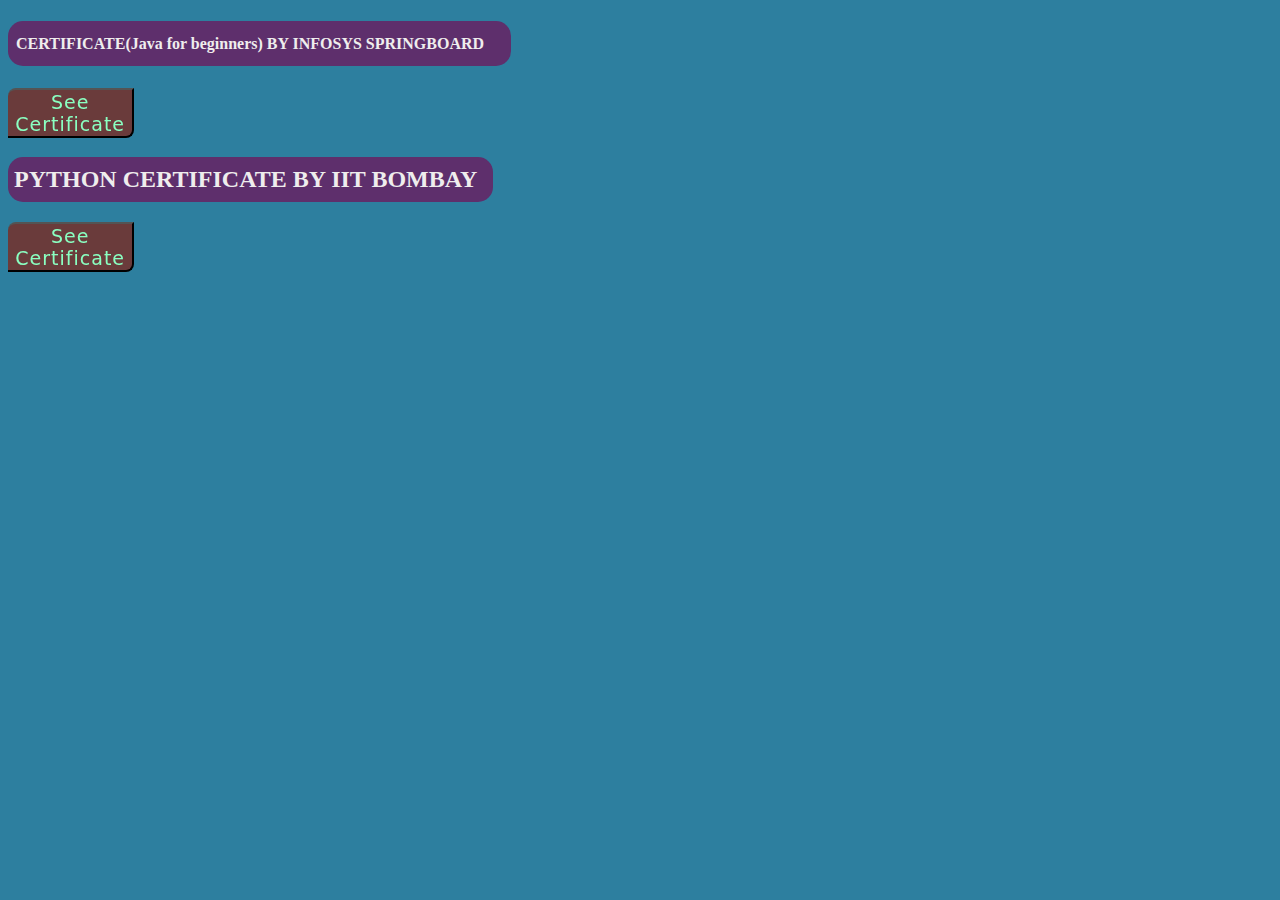
<file: Certificates.html>
<!DOCTYPE html>
<html lang="en">

<head>
    <meta charset="UTF-8">
    <meta name="viewport" content="width=device-width, initial-scale=1.0">
    <title>Certificates</title>
</head>

<body>
    <div class="navbar">
<!--         <h2>&nbsp;&nbsp;&nbsp;INTERNSHIP LETTER BY CODEALPHA</h2>
        <a href="ASHUTOSH MAURYA .pdf" target="_blank">
            <button class="pdf-btn"> See Letter</button>
        </a> -->
        <h4>&nbsp;&nbsp;CERTIFICATE(Java for beginners) BY INFOSYS SPRINGBOARD</h4>
        <a href="Ashutosh-Infosys Springboard certificate.pdf" target="_blank">
            <button class="pdf-btn">See Certificate</button>
        </a>
        <h2>&nbsp;PYTHON CERTIFICATE BY IIT BOMBAY</h2>
<a href="ASHUTOSH-MAURYA- phython Participant-Certificate.pdf" target="_blank">
<button class="pdf-btn" >See Certificate</button>
</a>
<!-- <h2>&nbsp;&nbsp;&nbsp;INTERNSHIP LETTER BY CODSOFT</h2>
<a href="Ashutosh Maurya codesoft internship letter.pdf" target="_blank">
<button class="pdf-btn">See Letter</button>
</a> -->
    </div>
    <style>
        body {
            background: rgb(45, 127, 159);
        }

        .navbar h2{
            padding-right: 15px;
            margin-right: 40px;
            background-color: rgb(94, 47, 108);
            display: flex;
            color: rgb(239, 237, 237);
            align-items: center;
            text-decoration: antiquewhite;
            width: 470px;
            height: 45px;
            border-radius: 15px;
        }
        h4{
            padding-right: 15px;
            margin-right: 40px;
            background-color: rgb(94, 47, 108);
            display: flex;
            color: rgb(239, 237, 237);
            align-items: center;
            text-decoration: antiquewhite;
            width: 488px;
            height: 45px;
            border-radius: 15px;
        } 
        .pdf-btn {
            width: 10%;
            height: 10%;
            background: #6a3b3b;
            color: rgb(138, 255, 193);
            font-weight: 400;
            font-size: 19px;
            letter-spacing: 1px;
            text-decoration: none;
            transition: 0.5s;
            overflow: hidden;
            backdrop-filter: blur(15px);
            border-radius: 8px;
            border-left: none;
            border-top-right-radius: initial;
            border-bottom-left-radius: initial;
font-family: system-ui, -apple-system, BlinkMacSystemFont, 'Segoe UI', Roboto, Oxygen, Ubuntu, Cantarell, 'Open Sans', 'Helvetica Neue', sans-serif;

        }
    </style>
</body>

</html>
</file>
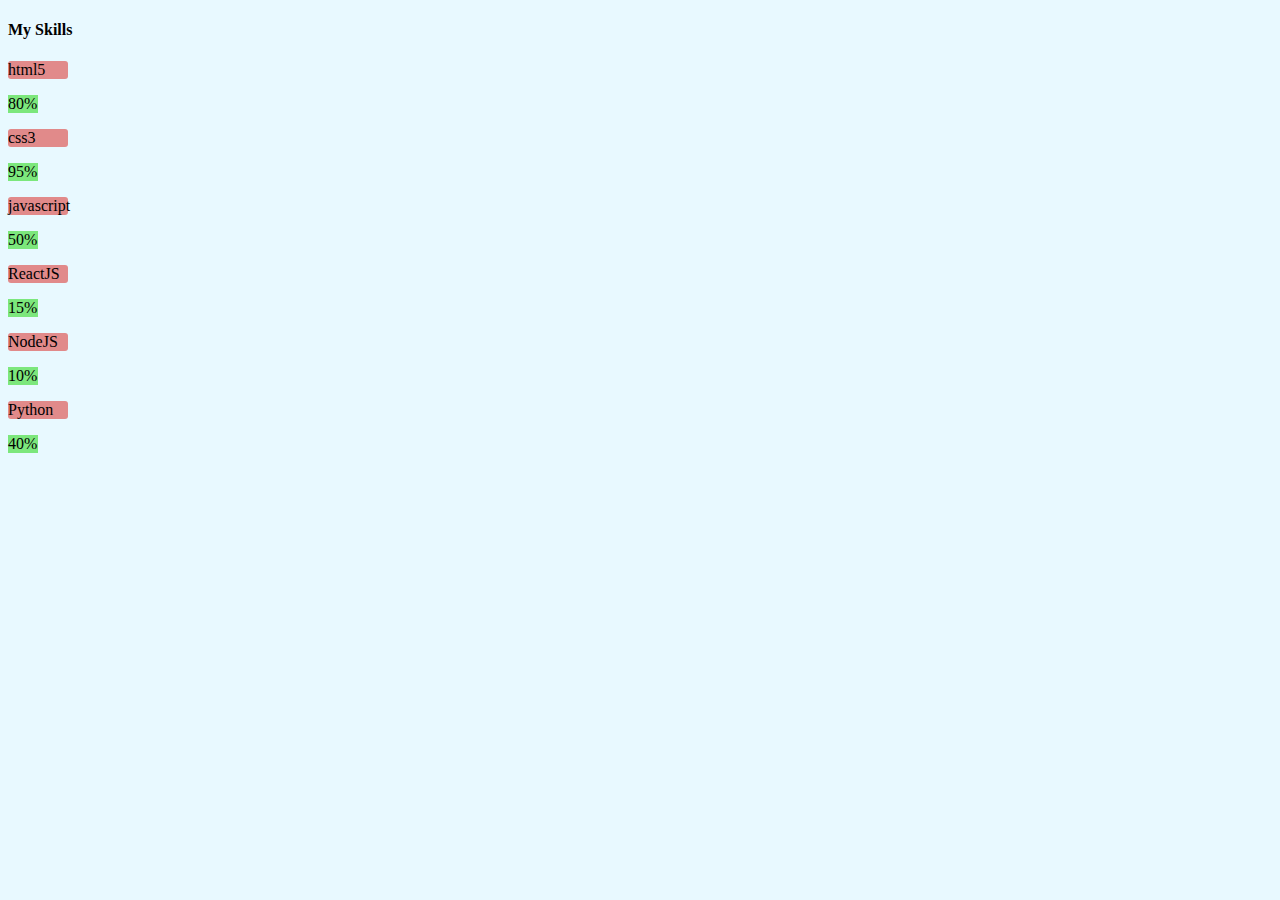
<file: MySkills.html>
<!DOCTYPE html>
<html lang="en">
<head>
    <meta charset="UTF-8">
    <meta name="viewport" content="width=device-width, initial-scale=1.0">
    <title>Document</title>
</head>
<body>
    
<div class="about-stats">
    <h4 class="stat-title">My Skills</h4>
    <div class="progress-bars">
        <div class="progress-bar">
            <p class="prog-title">html5</p>
            <div class="progress-con">
                <p class="prog-text">80%</p>
                <div class="progress">
                    <span class="html"></span>
                </div>
            </div>
        </div>
        <div class="progress-bar">
            <p class="prog-title">css3</p>
            <div class="progress-con">
                <p class="prog-text">95%</p>
                <div class="progress">
                    <span class="css"></span>
                </div>
            </div>
        </div>
        <div class="progress-bar">
            <p class="prog-title">javascript</p>
            <div class="progress-con">
                <p class="prog-text">50%</p>
                <div class="progress">
                    <span class="js"></span>
                </div>
            </div>
        </div>
        <div class="progress-bar">
            <p class="prog-title">ReactJS</p>
            <div class="progress-con">
                <p class="prog-text">15%</p>
                <div class="progress">
                    <span class="react"></span>
                </div>
            </div>
        </div>
        <div class="progress-bar">
            <p class="prog-title">NodeJS</p>
            <div class="progress-con">
                <p class="prog-text">10%</p>
                <div class="progress">
                    <span class="node"></span>
                </div>
            </div>
        </div>
        <div class="progress-bar">
            <p class="prog-title">Python</p>
            <div class="progress-con">
                <p class="prog-text">40%</p>
                <div class="progress">
                    <span class="python"></span>
                </div>
            </div>
        </div>
    </div>
</div>
<style>
  .prog-title{
    background-color: rgb(225, 138, 138);
    width:60px ;
    border-radius:3px ;
    display: inline-flexbox;
  }
  .prog-text{
    width: 30px;
    background-color: rgb(124, 231, 124);
  }


body{
  background-color: rgb(232, 249, 255);
}
</style>
</body>
</html>
</file>
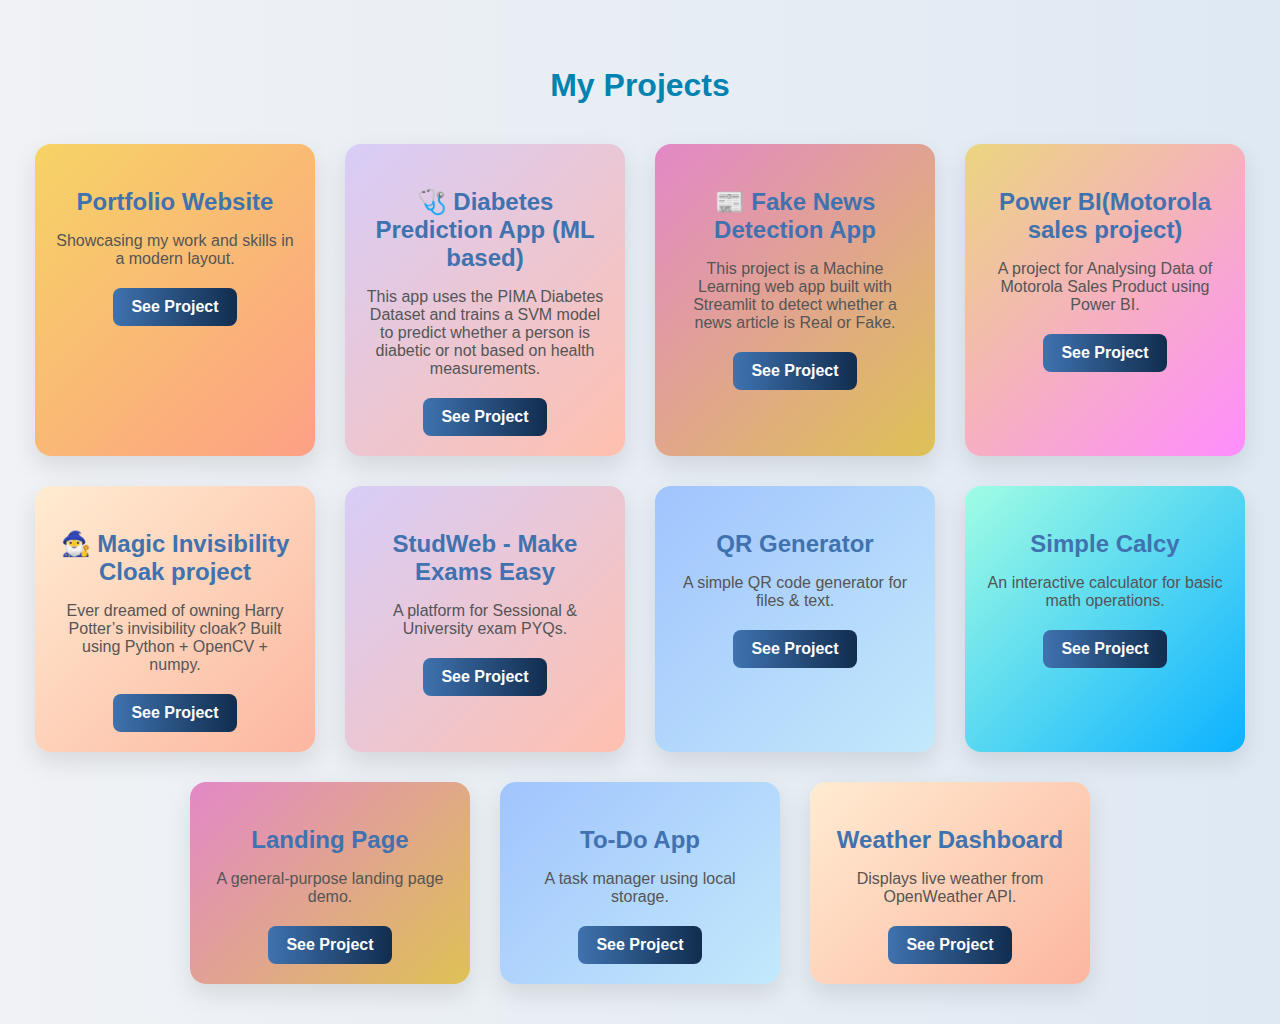
<file: Projects.html>
<!DOCTYPE html>
<html lang="en">

<head>
  <meta charset="UTF-8">
  <title>My Projects</title>
  <style>
    * {
      box-sizing: border-box;
    }

    body {
      font-family: 'Segoe UI', sans-serif;
      margin: 0;
      padding: 40px 20px;
      background: linear-gradient(to right, #f0f2f5, #dfe9f3);
      text-align: center;
    }

    h2 {
      font-size: 3rem;
      color: #112d4e;
      margin-bottom: 40px;
    }

    .grid {
      display: flex;
      flex-wrap: wrap;
      justify-content: center;
      gap: 30px;
    }

    .card {
      background: white;
      border-radius: 16px;
      width: 280px;
      padding: 20px;
      box-shadow: 0 10px 25px rgba(0, 0, 0, 0.1);
      transition: transform 0.3s ease, box-shadow 0.3s ease;
      position: relative;
      overflow: hidden;
    }

    .card:hover {
      transform: translateY(-5px);
      box-shadow: 0 15px 35px rgba(0, 0, 0, 0.2);
    }

    .card::before {
      /* content: ''; */
      position: absolute;
      top: -40%;
      left: -40%;
      width: 200%;
      height: 200%;
      background: radial-gradient(circle at center, rgba(255, 255, 255, 0.15), transparent);
      transform: rotate(45deg);
      transition: opacity 0.4s ease;
      opacity: 0;
    }

    .card:hover::before {
      opacity: 1;
    }

    .card h3 {
      font-size: 1.5rem;
      color: #3f72af;
      margin-bottom: 10px;
    }

    .card p {
      color: #555;
      margin-bottom: 20px;
    }

    .btn {
      display: inline-block;
      background: linear-gradient(to right, #3f72af, #112d4e);
      color: #fff;
      padding: 10px 18px;
      border-radius: 8px;
      text-decoration: none;
      font-weight: bold;
      transition: background 0.3s;
    }

    .btn:hover {
      background: linear-gradient(to right, #27496d, #0b132b);
    }

    @media (max-width: 600px) {
      .card {
        width: 90%;
      }
    }
  </style>
</head>

<body>

  <h2 style="color:#0083b0;font-size:2rem;">My Projects</h2>

  <div class="grid">
    <div class="card" style="background: linear-gradient(135deg, #f6d365, #fda085);">
      <h3>Portfolio Website</h3>
      <p>Showcasing my work and skills in a modern layout.</p>
      <a class="btn" href="https://astosm.github.io/Ashu-Folio/" target="_blank">See Project</a>
    </div>

    <div class="card" style="background: linear-gradient(135deg, #d7cdf8, #ffc0af);">
      <h3>🩺 Diabetes Prediction App (ML based)</h3>
      <p>This app uses the PIMA Diabetes Dataset and trains a SVM model to predict whether a person is diabetic or not based on health measurements.</p>
      <a class="btn" href="https://diabetes-prediction-astosm.streamlit.app/" target="_blank">See Project</a>
    </div>

     <div class="card" style="background: linear-gradient(135deg, #e388c7, #dec156);">
      <h3>📰 Fake News Detection App</h3>
      <p>This project is a Machine Learning web app built with Streamlit to detect whether a news article is Real or Fake.</p>
      <a class="btn" href="https://fake-news-detector-astosm.streamlit.app/" target="_blank">See Project</a>
    </div>
    
    <div class="card" style="background: linear-gradient(135deg, #ebd580, #ff8dfd);">
      <h3>Power BI(Motorola sales project)</h3>
      <p>A project for Analysing Data of Motorola Sales Product using Power BI.</p>
      <a class="btn" href="Motorola Power BI sales project video - Made with Clipchamp.mp4" target="_blank" width="200px" height="100px" type="video/mp4">See Project</a>
    </div>

    <div class="card" style="background: linear-gradient(135deg, #ffecd2, #fcb69f);">
      <h3>🧙‍♂ Magic Invisibility Cloak project</h3>
      <p>Ever dreamed of owning Harry Potter’s invisibility cloak? Built using Python + OpenCV + numpy.</p>
      <a class="btn" href="https://github.com/AstosM/Magic_Invisibility_Cloak" target="_blank">See Project</a>
    </div>
    
    <div class="card" style="background: linear-gradient(135deg, #d7cdf8, #ffc0af);">
      <h3>StudWeb - Make Exams Easy</h3>
      <p>A platform for Sessional & University exam PYQs.</p>
      <a class="btn" href="https://studweb3.netlify.app/" target="_blank">See Project</a>
    </div>

    <div class="card" style="background: linear-gradient(135deg, #a1c4fd, #c2e9fb);">
      <h3>QR Generator</h3>
      <p>A simple QR code generator for files & text.</p>
      <a class="btn" href="https://astosm.github.io/QR-CODE-generator/" target="_blank">See Project</a>
    </div>

    <div class="card" style="background: linear-gradient(135deg, #a1fde3, #0cb2ff);">
      <h3>Simple Calcy</h3>
      <p>An interactive calculator for basic math operations.</p>
      <a class="btn" href="https://astosm.github.io/Simple-Calculator/" target="_blank">See Project</a>
    </div>

    <div class="card" style="background: linear-gradient(135deg, #e388c7, #dec156);">
      <h3>Landing Page</h3>
      <p>A general-purpose landing page demo.</p>
      <a class="btn" href="Landpage.html" target="_blank">See Project</a>
    </div>

    <div class="card" style="background: linear-gradient(135deg, #a1c4fd, #c2e9fb);">
      <h3>To-Do App</h3>
      <p>A task manager using local storage.</p>
      <a class="btn" href="https://astosm.github.io/To-Do-App/" target="_blank">See Project</a>
    </div>

    <div class="card" style="background: linear-gradient(135deg, #ffecd2, #fcb69f);">
      <h3>Weather Dashboard</h3>
      <p>Displays live weather from OpenWeather API.</p>
      <a class="btn" href="https://astosm.github.io/Weather-Dashboard/" target="_blank">See Project</a>
    </div>
  </div>


</body>


</html>
</file>
